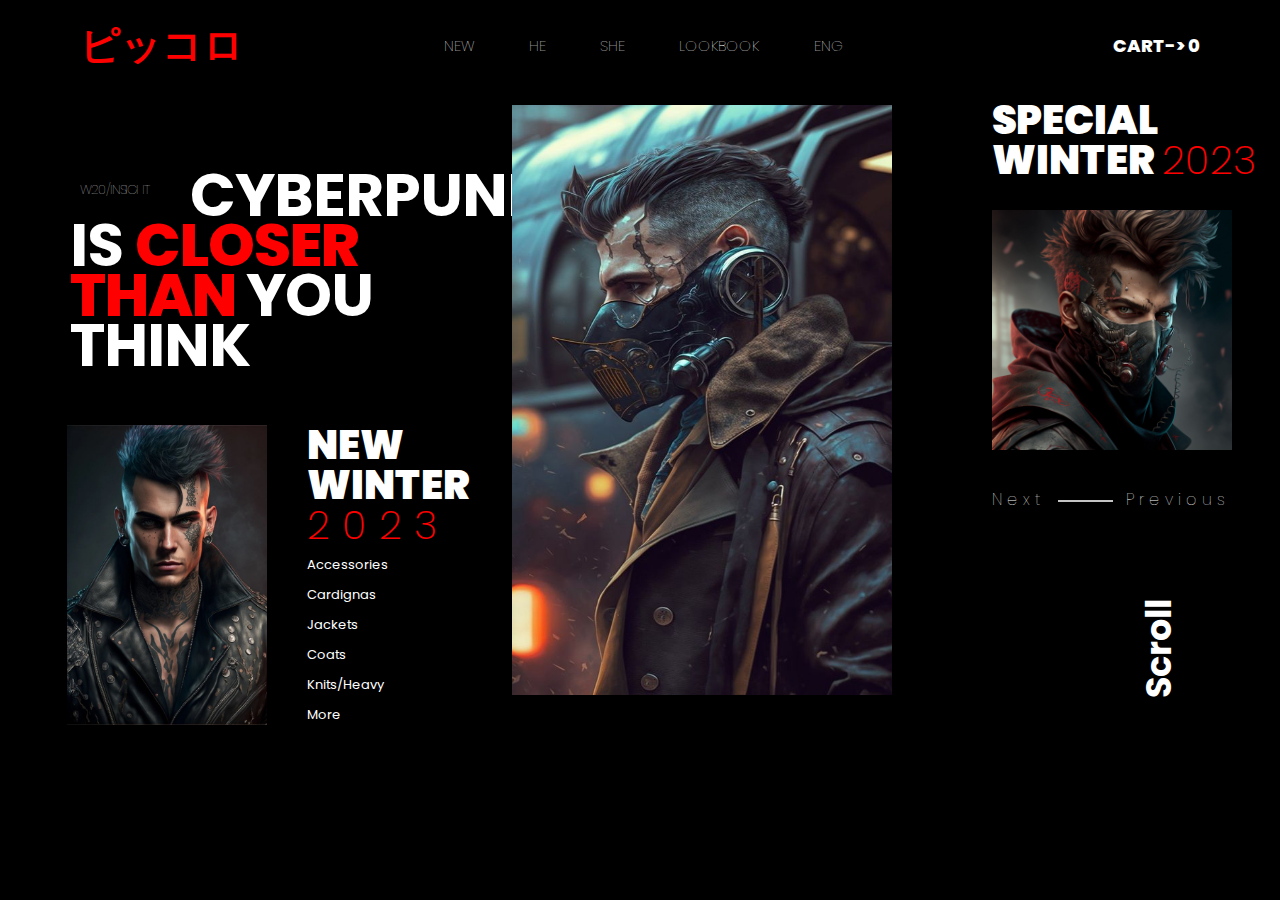
<file: Cyberpunk Project [ HTML + CSS ]/index.html>
<!DOCTYPE html>
<html lang="en">
<head>
    <meta charset="UTF-8">
    <meta http-equiv="X-UA-Compatible" content="IE=edge">
    <meta name="viewport" content="width=device-width, initial-scale=1.0">
    <title>Landing Page</title>
    <link rel="stylesheet" href="style.css">
    <link rel="preconnect" href="https://fonts.googleapis.com">
<link rel="preconnect" href="https://fonts.gstatic.com" crossorigin>
<link href="https://fonts.googleapis.com/css2?family=Poppins:wght@500&display=swap" rel="stylesheet">
<link rel="stylesheet" href="https://cdnjs.cloudflare.com/ajax/libs/font-awesome/6.4.0/css/all.min.css" integrity="sha512-iecdLmaskl7CVkqkXNQ/ZH/XLlvWZOJyj7Yy7tcenmpD1ypASozpmT/E0iPtmFIB46ZmdtAc9eNBvH0H/ZpiBw==" crossorigin="anonymous" referrerpolicy="no-referrer" />
</head>
<body>
    <div class="navbar">
        <h1>ピッコロ</h1>
        <ul>
            <li><a href="#">NEW</a></li>
            <li><a href="#">HE</a></li>
            <li><a href="#">SHE</a></li>
            <li><a href="#">LOOKBOOK</a></li> 
            <li><a href="#">ENG</a></li>
        </ul>
        <!-- <h4>ENG</h4> -->
        <h3><a href="#"> CART-> 0</a></h3>

    </div>
    <div class="content">
        <div class="box1">
            <div class="maintxt">
                <h5>W20/INSIGHT</h5>
                <h1>&nbsp;&nbsp;&nbsp;&nbsp;&nbsp;&nbsp;&nbsp;&nbsp;&nbsp;&nbsp;CYBERPUNK <br> IS <span>CLOSER THAN </span>YOU THINK</h1>
            </div>
            <div class="part1bot">
                <img src="d4.jpg" alt="d">
                <div class="txt2">
                    <h1>NEW <br> WINTER <span>2023</span></h1>
                    <ul>
                        <li><a href="#">Accessories</a></li>
                        <li> <a href="#"> Cardignas</a></li>
                        <li><a href="#"> Jackets</a></li>
                        <li><a href="#"> Coats</a></li>
                        <li><a href="#"> Knits/Heavy</a></li>
                        <li><a href="#"> More</a></li>
                    </ul>
                </div>
            </div>
        </div>
        <div class="box2">
          
            <img src="mid.jpg" alt="midimg">
        </div>
        <div class="box3">
            <h3>SPECIAL <br> WINTER <span>2023</span> </h3>
            <img src="dp2.jpg" alt="dp2">
            <h4><a href="#">Next</a> <hr> <a href="#"> Previous</a></h4>
             <h1><a href="#">Scroll</a></h1>

            
        </div>
        
    </div>
</body>
</html>
</file>
<file: Cyberpunk Project [ HTML + CSS ]/style.css>
*{
    padding: 0;
    margin: 0;
    border: border-box;
    color: #fff;
    font-family: 'Poppins', sans-serif;
}

body{
    height: 100%;
    width: 100%;
    background-color: black;
}
.navbar{
    height: 70px;
    margin-top: 10px;
    display: flex;
    align-items: center;
    padding: 0 80px;
    justify-content: space-between;
}
.navbar h1{
    color: red;
    font-size: 40px;
    font-family: poppins;
    font-weight: 900;

}
.navbar ul{
    
    display: flex;
    list-style: none;
    align-items: center;
    justify-content: space-between;
    /* background: yellow; */
    width: 400px;
    padding-right: 70px;
    font-size: 15px;
}
.navbar ul li{
    color: #C4C4C4;
    font-weight: 100;
    
}

.navbar h3{
    font-size: 18px;
    color: #C4C4C4;
    font-weight: 800;

}

/* 
BODY */

.content{
    width: 100%;
    height: 640px;
    display: flex;
    position: relative;
   
}

.box1{
    width: 40%;
    height: 640px;
   /* margin: 0 70px; */
    background-color: black;
}
.box2{
    width: 30%;
    height: 640px;
    /* background-color: rebeccapurple */
}
.box3{
    width: 30%;
    height: 640px;

}
.box1 h1{
    /* margin-top: 100px; */
    font-size: 60px;
    line-height: 50px;
}

.maintxt{
    padding: 0 70px;
    font-style: Bold;
    letter-spacing: -1px;
    font-stretch: expanded;
    
}
.maintxt span{
   color: red;
   font-weight: 800;
}
.maintxt h5{
    margin-top: 100px;
    text-align:bottom ;
    margin-bottom: -30px;
    font-weight: 100;
    
    margin-left: 10px;
    color: #C4C4C4;
}

/* botton */

.part1bot{
    padding: 0 70px;
    padding-top: 55px;
    padding-left: 95px;
    display: flex;
    justify-content: center;


}
.part1bot img{
    height: 300px;
    width: 250px;
    padding-right: 40px;
  

}
.txt2 h1 span{
   color: red;
letter-spacing: 12px;
font-weight: 200;
height: 100px;
padding-bottom: 30px;

}
.txt2 h1{
    padding-left: -10px;
    font-size: 40px;
    line-height: 40px;

    font-weight: 900;
   
}
.txt2 ul li{
    list-style: none;
    font-size: small;
margin-top: 10px;
 color: #C4C4C4;
}

.box2{
    display: flex;
    align-items: center;
    justify-content: center;
}

.box2 img{
    width: 380px;
    height: 590px;

}
.box3{
    margin-top: 20px;
    margin-left: 100px;
}
.box3 h3{
    font-size: 40px;
    line-height: 40px;
    font-weight: 900;
}
.box3 span{
color: red;
font-weight: 200;

}
.box3 img{
    margin-top: 30px;
   width: 240px;
   height: 240px;
   margin-bottom: 30px;
}

.box3 hr{
    margin-top: 30px;
    width: 53px;
  height: 0;
  border: 1px solid #C4C4C4;
  margin: 3px;
  display:inline-block;
  text-align: center;
}
.box3 h4{
    font-weight: 100;
    color: #C4C4C4;
    letter-spacing: 5px;
}

.box3 h1{
    transform: rotate(-90deg);
   text-align: center;
   margin-top: 110px;
   margin-left: 45px;
   color: #c4c4c4;
   font-size: 35px
   
}
a:hover{
    color:red;
}
a{
    text-decoration: none;
}
</file>
